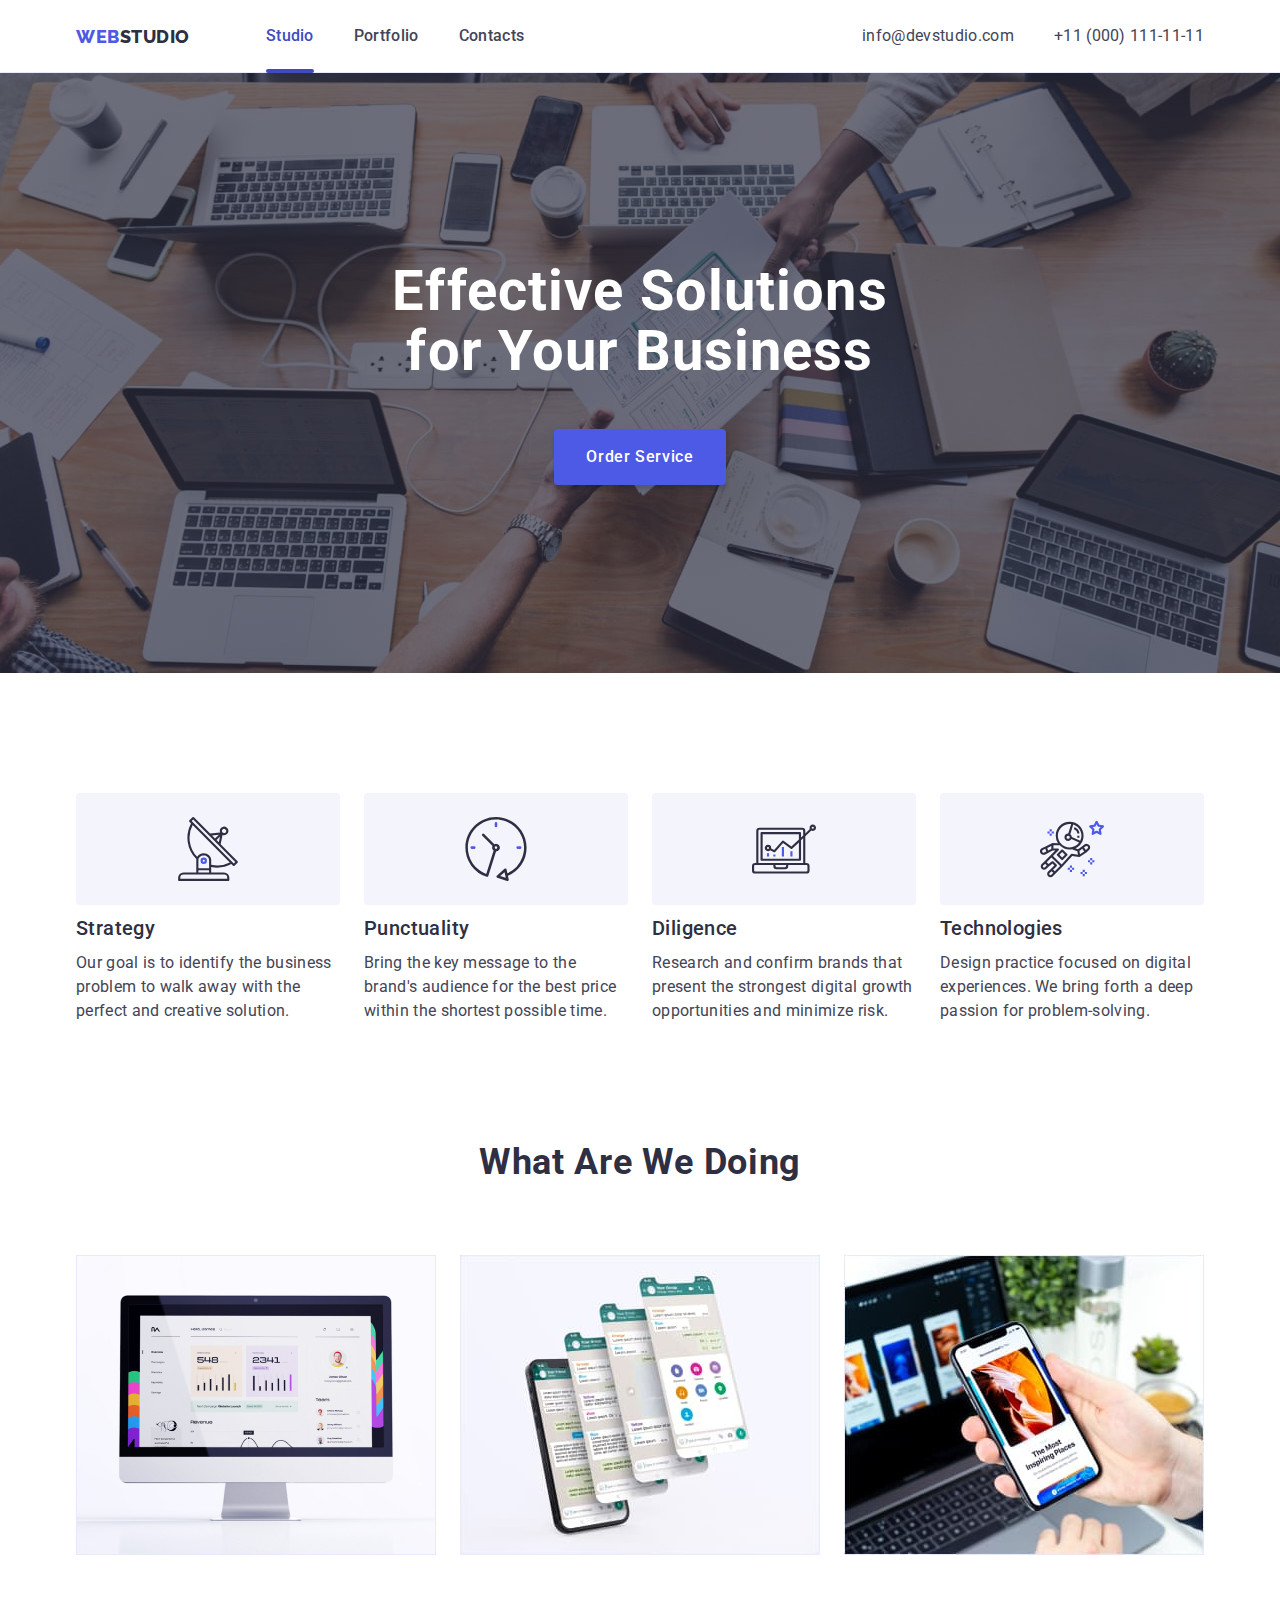
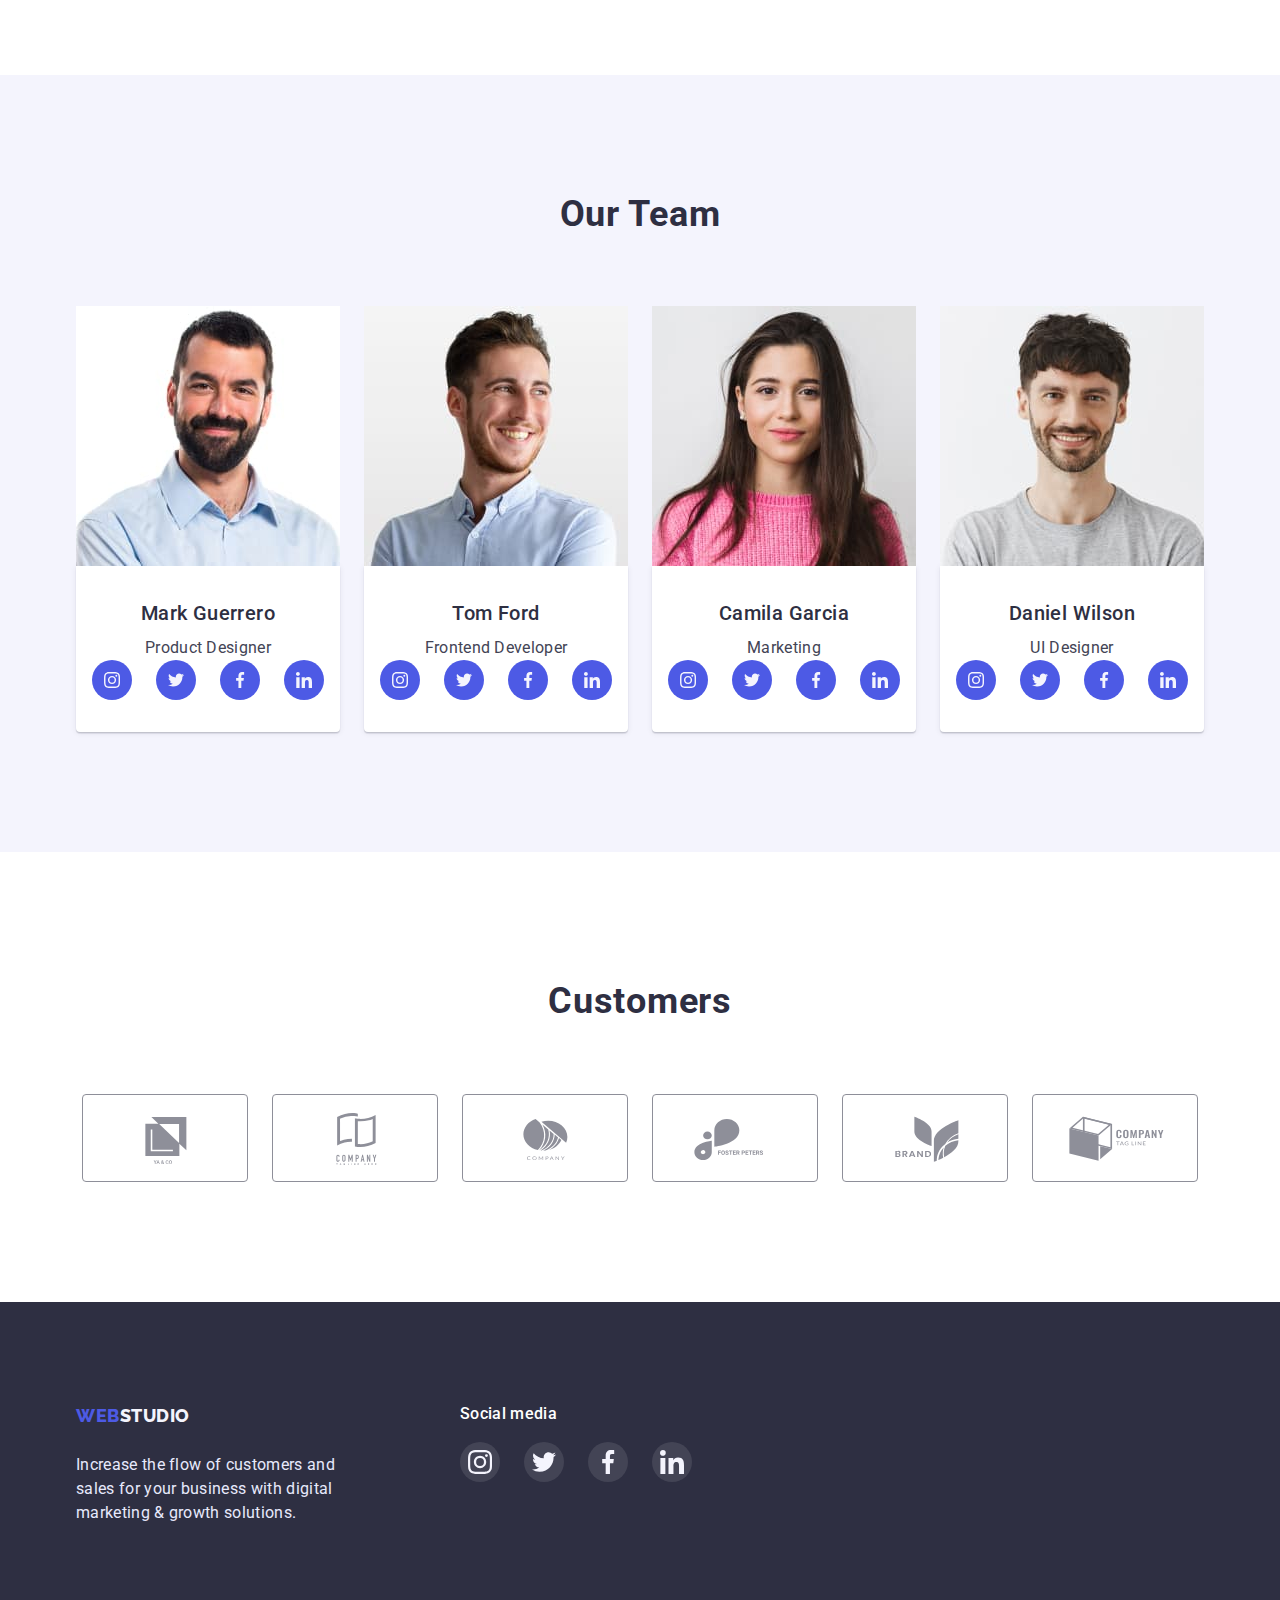
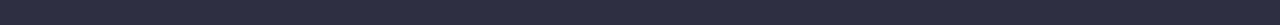
<file: index.html>
<!DOCTYPE html>
<html lang="en">
  <head>
    <meta charset="UTF-8" />
    <meta http-equiv="X-UA-Compatible" content="IE=edge" />
    <meta name="viewport" content="width=device-width, initial-scale=1.0" />
    <title>Document</title>
    <!--fonts-->
    <link
      href="https://fonts.googleapis.com/css2?family=Raleway:wght@800&family=Roboto:wght@400;500;700;900&display=swap"
      rel="stylesheet"
    />
    <!--modern normalize-->
    <link
      rel="stylesheet"
      href="https://cdn.jsdelivr.net/npm/modern-normalize@1.1.0/modern-normalize.min.css"
    />
    <!--custom styles-->
    <link rel="stylesheet" href="./css/styles.css" />
  </head>

  <body>
    <!--Header-->
    <header class="header">
      <div class="header-container container">
        <a class="logo" href="./index.html"
          >web<span class="logo-dark">studio</span></a
        >
        <nav class="navigation">
          <ul class="navigation-list">
            <li class="navigation-item">
              <a class="navigation-link current" href="./index.html">Studio</a>
            </li>
            <li class="navigation-item">
              <a class="navigation-link" href="./portfolio.html">Portfolio</a>
            </li>
            <li class="navigation-item">
              <a class="navigation-link" href="#">Contacts</a>
            </li>
          </ul>
        </nav>
        <div class="contact-box">
          <ul class="contact-list">
            <li class="contact-item">
              <a class="contact-link" href="mailto:info@devstudio.com"
                >info@devstudio.com</a
              >
            </li>
            <li class="contacts-item">
              <a class="contact-link" href="tel:+110001111111"
                >+11 (000) 111-11-11</a
              >
            </li>
          </ul>
        </div>
      </div>
    </header>

    <main>
      <!--Order-->
      <section class="order">
        <div class="order-box container">
          <h1 class="heading-primary order-h">
            Effective Solutions<br />
            for Your Business
          </h1>
          <button type="button" class="btn btn-hero" data-modal-open>
            Order Service
          </button>
        </div>
      </section>

      <!--About-->
      <section class="about">
        <div class="container">
          <h2 hidden class="heading-secondary">features</h2>
          <ul class="about-list card-set">
            <li class="about-item card-set-item">
              <svg class="about-icon" width="64" height="64">
                <use href="./images/icons.svg#icon-antenna"></use>
              </svg>
              <h3 class="heading-tertiary">Strategy</h3>
              <p class="paragraph">
                Our goal is to identify the business problem to walk away with
                the perfect and creative solution.
              </p>
            </li>
            <li class="about-item card-set-item">
              <svg class="about-icon" width="64" height="64">
                <use href="./images/icons.svg#icon-clock"></use>
              </svg>
              <h3 class="heading-tertiary">Punctuality</h3>
              <p class="paragraph">
                Bring the key message to the brand's audience for the best price
                within the shortest possible time.
              </p>
            </li>
            <li class="about-item card-set-item">
              <svg class="about-icon" width="64" height="64">
                <use href="./images/icons.svg#icon-diagram"></use>
              </svg>
              <h3 class="heading-tertiary">Diligence</h3>
              <p class="paragraph">
                Research and confirm brands that present the strongest digital
                growth opportunities and minimize risk.
              </p>
            </li>
            <li class="about-item card-set-item">
              <svg class="about-icon" width="64" height="64">
                <use href="./images/icons.svg#icon-astronaut"></use>
              </svg>
              <h3 class="heading-tertiary">Technologies</h3>
              <p class="paragraph">
                Design practice focused on digital experiences. We bring forth a
                deep passion for problem-solving.
              </p>
            </li>
          </ul>
        </div>
      </section>

      <!--What are we doing-->
      <section class="doing">
        <div class="container">
          <h2 class="heading-secondary">What are we doing</h2>
          <ul class="doing-list card-set">
            <li class="doing-item card-set-item">
              <img
                src="./images/hero.images/monitor.jpg"
                alt="monitor"
                width="360"
                height="300"
                class="doing-img"
              />
            </li>
            <li class="doing-item card-set-item">
              <img
                src="./images/hero.images/phone.jpg"
                alt="phone"
                width="360"
                height="300"
                class="doing-img"
              />
            </li>
            <li class="doing-item card-set-item">
              <img
                src="./images/hero.images/laptope.jpg"
                alt="laptope"
                width="360"
                height="300"
                class="doing-img"
              />
            </li>
          </ul>
        </div>
      </section>

      <!--Team-->
      <section class="team">
        <div class="container">
          <h2 class="heading-secondary">Our Team</h2>
          <ul class="team-list card-set">
            <li class="team-item card-set-item">
              <img
                src="./images/hero.images/mark.jpg"
                alt="Mark"
                width="264"
                height="260"
                class="team-img"
              />
              <div class="team-wrapper">
                <h3 class="heading-tertiary">Mark Guerrero</h3>
                <p class="paragraph">Product Designer</p>
                <ul class="socials list">
                  <li class="socials-item">
                    <a
                      class="socials-link link"
                      href="https://www.instagram.com/"
                      aria-label="Instagram"
                      target="_blank"
                      rel="noopener noreferrer"
                    >
                      <svg class="socials-icon" width="16" height="16">
                        <use
                          href="./images/icons.svg#icon-instagram"
                        ></use></svg
                    ></a>
                  </li>
                  <li class="socials-item">
                    <a
                      class="socials-link link"
                      href="https://twitter.com/"
                      aria-label="Twitter"
                      target="_blank"
                      rel="noopener noreferrer"
                    >
                      <svg class="socials-icon" width="16" height="16">
                        <use href="./images/icons.svg#icon-twitter"></use></svg
                    ></a>
                  </li>
                  <li class="socials-item">
                    <a
                      class="socials-link link"
                      href="https://www.facebook.com/"
                      aria-label="Facebook"
                      target="_blank"
                      rel="noopener noreferrer"
                    >
                      <svg class="socials-icon" width="16" height="16">
                        <use href="./images/icons.svg#icon-facebook"></use></svg
                    ></a>
                  </li>
                  <li class="socials-item">
                    <a
                      class="socials-link link"
                      href="https://www.linkedin.com/"
                      aria-label="Linkedin"
                      target="_blank"
                      rel="noopener noreferrer"
                    >
                      <svg class="socials-icon" width="16" height="16">
                        <use href="./images/icons.svg#icon-linkedin"></use></svg
                    ></a>
                  </li>
                </ul>
              </div>
            </li>
            <li class="team-item card-set-item">
              <img
                src="./images/hero.images/tom.jpg"
                alt="Tom"
                width="264"
                height="260"
                class="team-img"
              />
              <div class="team-wrapper">
                <h3 class="heading-tertiary">Tom Ford</h3>
                <p class="paragraph">Frontend Developer</p>
                <ul class="socials list">
                  <li class="socials-item">
                    <a
                      class="socials-link link"
                      href="https://www.instagram.com/"
                      aria-label="Instagram"
                      target="_blank"
                      rel="noopener noreferrer"
                    >
                      <svg class="socials-icon" width="16" height="16">
                        <use
                          href="./images/icons.svg#icon-instagram"
                        ></use></svg
                    ></a>
                  </li>
                  <li class="socials-item">
                    <a
                      class="socials-link link"
                      href="https://twitter.com/"
                      aria-label="Twitter"
                      target="_blank"
                      rel="noopener noreferrer"
                    >
                      <svg class="socials-icon" width="16" height="16">
                        <use href="./images/icons.svg#icon-twitter"></use></svg
                    ></a>
                  </li>
                  <li class="socials-item">
                    <a
                      class="socials-link link"
                      href="https://www.facebook.com/"
                      aria-label="Facebook"
                      target="_blank"
                      rel="noopener noreferrer"
                    >
                      <svg class="socials-icon" width="16" height="16">
                        <use href="./images/icons.svg#icon-facebook"></use></svg
                    ></a>
                  </li>
                  <li class="socials-item">
                    <a
                      class="socials-link link"
                      href="https://www.linkedin.com/"
                      aria-label="Linkedin"
                      target="_blank"
                      rel="noopener noreferrer"
                    >
                      <svg class="socials-icon" width="16" height="16">
                        <use href="./images/icons.svg#icon-linkedin"></use></svg
                    ></a>
                  </li>
                </ul>
              </div>
            </li>
            <li class="team-item card-set-item">
              <img
                src="./images/hero.images/camila.jpg"
                alt="Camila"
                width="264"
                height="260"
                class="team-img"
              />
              <div class="team-wrapper">
                <h3 class="heading-tertiary">Camila Garcia</h3>
                <p class="paragraph">Marketing</p>
                <ul class="socials list">
                  <li class="socials-item">
                    <a
                      class="socials-link link"
                      href="https://www.instagram.com/"
                      aria-label="Instagram"
                      target="_blank"
                      rel="noopener noreferrer"
                    >
                      <svg class="socials-icon" width="16" height="16">
                        <use
                          href="./images/icons.svg#icon-instagram"
                        ></use></svg
                    ></a>
                  </li>
                  <li class="socials-item">
                    <a
                      class="socials-link link"
                      href="https://twitter.com/"
                      aria-label="Twitter"
                      target="_blank"
                      rel="noopener noreferrer"
                    >
                      <svg class="socials-icon" width="16" height="16">
                        <use href="./images/icons.svg#icon-twitter"></use></svg
                    ></a>
                  </li>
                  <li class="socials-item">
                    <a
                      class="socials-link link"
                      href="https://www.facebook.com/"
                      aria-label="Facebook"
                      target="_blank"
                      rel="noopener noreferrer"
                    >
                      <svg class="socials-icon" width="16" height="16">
                        <use href="./images/icons.svg#icon-facebook"></use></svg
                    ></a>
                  </li>
                  <li class="socials-item">
                    <a
                      class="socials-link link"
                      href="https://www.linkedin.com/"
                      aria-label="Linkedin"
                      target="_blank"
                      rel="noopener noreferrer"
                    >
                      <svg class="socials-icon" width="16" height="16">
                        <use href="./images/icons.svg#icon-linkedin"></use></svg
                    ></a>
                  </li>
                </ul>
              </div>
            </li>
            <li class="team-item card-set-item">
              <img
                src="./images/hero.images/daniel.jpg"
                alt="Daniel"
                width="264"
                height="260"
                class="team-img"
              />
              <div class="team-wrapper">
                <h3 class="heading-tertiary">Daniel Wilson</h3>
                <p class="paragraph">UI Designer</p>
                <ul class="socials list">
                  <li class="socials-item">
                    <a
                      class="socials-link link"
                      href="https://www.instagram.com/"
                      aria-label="Instagram"
                      target="_blank"
                      rel="noopener noreferrer"
                    >
                      <svg class="socials-icon" width="16" height="16">
                        <use
                          href="./images/icons.svg#icon-instagram"
                        ></use></svg
                    ></a>
                  </li>
                  <li class="socials-item">
                    <a
                      class="socials-link link"
                      href="https://twitter.com/"
                      aria-label="Twitter"
                      target="_blank"
                      rel="noopener noreferrer"
                    >
                      <svg class="socials-icon" width="16" height="16">
                        <use href="./images/icons.svg#icon-twitter"></use></svg
                    ></a>
                  </li>
                  <li class="socials-item">
                    <a
                      class="socials-link link"
                      href="https://www.facebook.com/"
                      aria-label="Facebook"
                      target="_blank"
                      rel="noopener noreferrer"
                    >
                      <svg class="socials-icon" width="16" height="16">
                        <use href="./images/icons.svg#icon-facebook"></use></svg
                    ></a>
                  </li>
                  <li class="socials-item">
                    <a
                      class="socials-link link"
                      href="https://www.linkedin.com/"
                      aria-label="Linkedin"
                      target="_blank"
                      rel="noopener noreferrer"
                    >
                      <svg class="socials-icon" width="16" height="16">
                        <use href="./images/icons.svg#icon-linkedin"></use></svg
                    ></a>
                  </li>
                </ul>
              </div>
            </li>
          </ul>
        </div>
      </section>

      <!--Customers-->
      <section class="customers">
        <div class="container">
          <h2 class="heading-secondary">Customers</h2>
          <ul class="customers-list list">
            <li class="customers-item">
              <a
                class="customers-link link"
                href="#"
                aria-label="logo-1"
                target="_blank"
                rel="noopener noreferrer"
              >
                <svg class="customers-icon" width="104" height="56">
                  <use href="./images/icons.svg#icon-logo-1"></use></svg
              ></a>
            </li>
            <li class="customers-item">
              <a
                class="customers-link link"
                href="#"
                aria-label="logo-2"
                target="_blank"
                rel="noopener noreferrer"
              >
                <svg class="customers-icon" width="104" height="56">
                  <use href="./images/icons.svg#icon-logo-2"></use></svg
              ></a>
            </li>
            <li class="customers-item">
              <a
                class="customers-link link"
                href="#"
                aria-label="logo-3"
                target="_blank"
                rel="noopener noreferrer"
              >
                <svg class="customers-icon" width="104" height="56">
                  <use href="./images/icons.svg#icon-logo-3"></use></svg
              ></a>
            </li>
            <li class="customers-item">
              <a
                class="customers-link link"
                href="#"
                aria-label="logo-4"
                target="_blank"
                rel="noopener noreferrer"
              >
                <svg class="customers-icon" width="104" height="56">
                  <use href="./images/icons.svg#icon-logo-4"></use></svg
              ></a>
            </li>
            <li class="customers-item">
              <a
                class="customers-link link"
                href="#"
                aria-label="logo-5"
                target="_blank"
                rel="noopener noreferrer"
              >
                <svg class="customers-icon" width="104" height="56">
                  <use href="./images/icons.svg#icon-logo-5"></use></svg
              ></a>
            </li>
            <li class="customers-item">
              <a
                class="customers-link link"
                href="#"
                aria-label="logo-6"
                target="_blank"
                rel="noopener noreferrer"
              >
                <svg class="customers-icon" width="104" height="56">
                  <use href="./images/icons.svg#icon-logo-6"></use></svg
              ></a>
            </li>
          </ul>
        </div>
      </section>
    </main>

    <!--footer-->
    <footer class="footer">
      <div class="footer-wrapper container">
        <div class="footer-box">
          <a class="logo footer-logo" href="./index.html"
            >web<span class="logo-light">studio</span></a
          >
          <p class="paragraph paragraph-footer">
            Increase the flow of customers and sales for your business with
            digital marketing & growth solutions.
          </p>
        </div>
        <div class="footer-social">
          <h3 class="paragraph paragrapf-socials">Social media</h3>
          <ul class="socials list">
            <li class="socials-item">
              <a
                class="socials-link-footer socials-link link"
                href="https://www.instagram.com/"
                aria-label="Instagram"
                target="_blank"
                rel="noopener noreferrer"
              >
                <svg class="socials-icon" width="24" height="24">
                  <use href="./images/icons.svg#icon-instagram"></use>
                </svg>
              </a>
            </li>
            <li class="socials-item">
              <a
                class="socials-link-footer socials-link link"
                href="https://twitter.com/"
                aria-label="Twitter"
                target="_blank"
                rel="noopener noreferrer"
              >
                <svg class="socials-icon" width="24" height="24">
                  <use href="./images/icons.svg#icon-twitter"></use>
                </svg>
              </a>
            </li>
            <li class="socials-item">
              <a
                class="socials-link-footer socials-link link"
                href="https://www.facebook.com/"
                aria-label="Facebook"
                target="_blank"
                rel="noopener noreferrer"
              >
                <svg class="socials-icon" width="24" height="24">
                  <use href="./images/icons.svg#icon-facebook"></use>
                </svg>
              </a>
            </li>
            <li class="socials-item">
              <a
                class="socials-link-footer socials-link link"
                href="https://www.linkedin.com/"
                aria-label="Linkedin"
                target="_blank"
                rel="noopener noreferrer"
              >
                <svg class="socials-icon" width="24" height="24">
                  <use href="./images/icons.svg#icon-linkedin"></use></svg
              ></a>
            </li>
          </ul>
        </div>
      </div>
    </footer>

    <div class="backdrop is-hidden" data-modal>
      <div class="modal">
        <button class="modal-btn" type="button" data-modal-close>
          <svg class="customers-icon" width="8" height="8">
            <use href="./images/icons.svg#icon-cross"></use>
          </svg>
        </button>
      </div>
    </div>

    <script src="./js/modal.js"></script>
  </body>
</html>
</file>
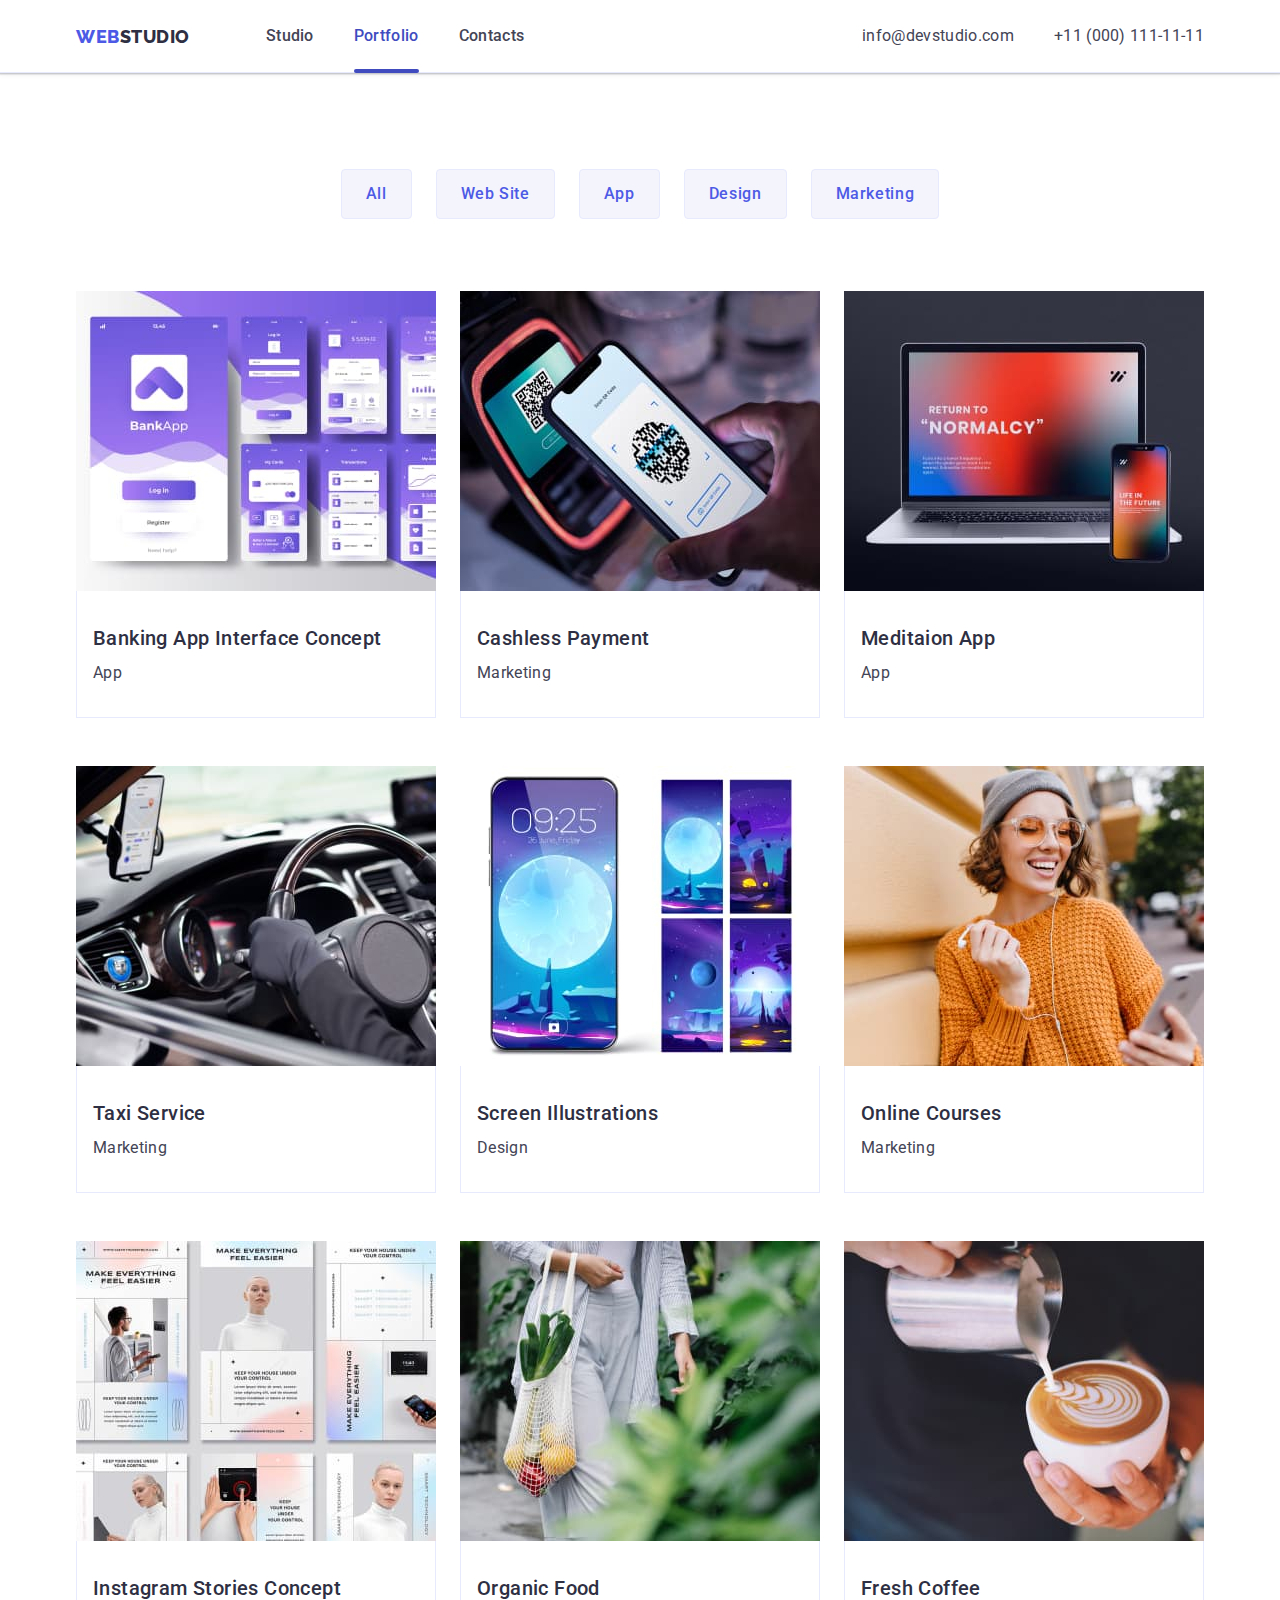
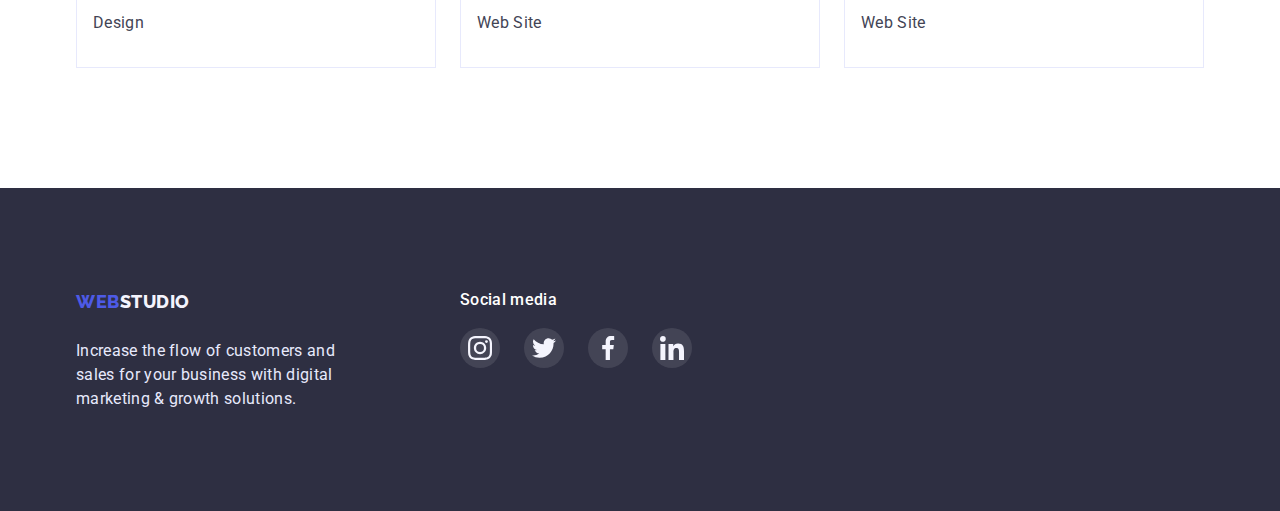
<file: portfolio.html>
<!DOCTYPE html>
<html lang="en">
  <head>
    <meta charset="UTF-8" />
    <meta http-equiv="X-UA-Compatible" content="IE=edge" />
    <meta name="viewport" content="width=device-width, initial-scale=1.0" />
    <title>Document</title>
    <!--fonts-->
    <link
      href="https://fonts.googleapis.com/css2?family=Raleway:wght@800&family=Roboto:wght@400;500;700;900&display=swap"
      rel="stylesheet"
    />
    <!--modern normalize-->
    <link
      rel="stylesheet"
      href="https://cdn.jsdelivr.net/npm/modern-normalize@1.1.0/modern-normalize.min.css"
    />
    <!--custom styles-->
    <link rel="stylesheet" href="./css/styles.css" />
  </head>

  <body>
    <!--Header-->
    <header class="header">
      <div class="header-container container">
        <a class="logo" href="./index.html"
          >web<span class="logo-dark">studio</span></a
        >
        <nav class="navigation">
          <ul class="navigation-list">
            <li class="navigation-item">
              <a class="navigation-link" href="./index.html">Studio</a>
            </li>
            <li class="navigation-item">
              <a class="navigation-link current" href="./portfolio.html"
                >Portfolio</a
              >
            </li>
            <li class="navigation-item">
              <a class="navigation-link" href="#">Contacts</a>
            </li>
          </ul>
        </nav>
        <div class="contact-box">
          <ul class="contact-list">
            <li class="contact-item">
              <a class="contact-link" href="mailto:info@devstudio.com"
                >info@devstudio.com</a
              >
            </li>
            <li class="contacts-item">
              <a class="contact-link" href="tel:+110001111111"
                >+11 (000) 111-11-11</a
              >
            </li>
          </ul>
        </div>
      </div>
    </header>

    <!--All-->
    <main>
      <!--buttons -->
      <section class="portfolio">
        <div class="container">
          <h1 hidden class="heading-primary visually-hidden">portfolio</h1>
          <ul class="filter">
            <li class="filer-list">
              <button type="button" class="btn btn-light">All</button>
            </li>
            <li class="filter-list">
              <button type="button" class="btn btn-light">Web Site</button>
            </li>
            <li class="filter-list">
              <button type="button" class="btn btn-light">App</button>
            </li>
            <li class="filter-list">
              <button type="button" class="btn btn-light">Design</button>
            </li>
            <li class="filter-list">
              <button type="button" class="btn btn-light">Marketing</button>
            </li>
          </ul>

          <!--Partfolio-->

          <ul class="portfolio-list">
            <li class="portfolio-item">
              <a href="#"
                ><div class="box">
                  <img
                    src="./images/portfolio.images/interface.jpg"
                    alt="interface"
                    width="360"
                    height="300"
                    class="portfolio-img"
                  />
                  <div class="overlay">
                    <p>
                      14 Stylish and User-Friendly App Design Concepts · Task
                      Manager App · Calorie Tracker App · Exotic Fruit Ecommerce
                      App · Cloud Storage App
                    </p>
                  </div>
                </div>
                <div class="portfolio-wrapper">
                  <h2 class="heading-tertiary">
                    Banking App Interface Concept
                  </h2>
                  <p class="paragraph">App</p>
                </div></a
              >
            </li>
            <li class="portfolio-item">
              <a href="#"
                ><div class="box">
                  <img
                    src="./images/portfolio.images/payment.jpg"
                    alt="payment"
                    width="360"
                    height="300"
                    class="portfolio-img"
                  />
                  <div class="overlay">
                    <p>
                      14 Stylish and User-Friendly App Design Concepts · Task
                      Manager App · Calorie Tracker App · Exotic Fruit Ecommerce
                      App · Cloud Storage App
                    </p>
                  </div>
                </div>
                <div class="portfolio-wrapper">
                  <h2 class="heading-tertiary">Cashless Payment</h2>
                  <p class="paragraph">Marketing</p>
                </div></a
              >
            </li>
            <li class="portfolio-item">
              <a href="#"
                ><div class="box">
                  <img
                    src="./images/portfolio.images/maditation.jpg"
                    alt="maditation"
                    width="360"
                    height="300"
                    class="portfolio-img"
                  />
                  <div class="overlay">
                    <p>
                      14 Stylish and User-Friendly App Design Concepts · Task
                      Manager App · Calorie Tracker App · Exotic Fruit Ecommerce
                      App · Cloud Storage App
                    </p>
                  </div>
                </div>
                <div class="portfolio-wrapper">
                  <h2 class="heading-tertiary">Meditaion App</h2>
                  <p class="paragraph">App</p>
                </div></a
              >
            </li>
            <li class="portfolio-item">
              <a href="#"
                ><div class="box">
                  <img
                    src="./images/portfolio.images/taxi.jpg"
                    alt="taxi"
                    width="360"
                    height="300"
                    class="portfolio-img"
                  />
                  <div class="overlay">
                    <p>
                      14 Stylish and User-Friendly App Design Concepts · Task
                      Manager App · Calorie Tracker App · Exotic Fruit Ecommerce
                      App · Cloud Storage App
                    </p>
                  </div>
                </div>
                <div class="portfolio-wrapper">
                  <h2 class="heading-tertiary">Taxi Service</h2>
                  <p class="paragraph">Marketing</p>
                </div></a
              >
            </li>
            <li class="portfolio-item">
              <a href="#"
                ><div class="box">
                  <img
                    src="./images/portfolio.images/screen.jpg"
                    alt="screen"
                    width="360"
                    height="300"
                    class="portfolio-img"
                  />
                  <div class="overlay">
                    <p>
                      14 Stylish and User-Friendly App Design Concepts · Task
                      Manager App · Calorie Tracker App · Exotic Fruit Ecommerce
                      App · Cloud Storage App
                    </p>
                  </div>
                </div>
                <div class="portfolio-wrapper">
                  <h2 class="heading-tertiary">Screen Illustrations</h2>
                  <p class="paragraph">Design</p>
                </div></a
              >
            </li>
            <li class="portfolio-item">
              <a href="#"
                ><div class="box">
                  <img
                    src="./images/portfolio.images/courses.jpg"
                    alt="courses"
                    width="360"
                    height="300"
                    class="portfolio-img"
                  />
                  <div class="overlay">
                    <p>
                      14 Stylish and User-Friendly App Design Concepts · Task
                      Manager App · Calorie Tracker App · Exotic Fruit Ecommerce
                      App · Cloud Storage App
                    </p>
                  </div>
                </div>
                <div class="portfolio-wrapper">
                  <h2 class="heading-tertiary">Online Courses</h2>
                  <p class="paragraph">Marketing</p>
                </div></a
              >
            </li>
            <li class="portfolio-item">
              <a href="#"
                ><div class="box">
                  <img
                    src="./images/portfolio.images/instagram.jpg"
                    alt="instagram"
                    width="360"
                    height="300"
                    class="portfolio-img"
                  />
                  <div class="overlay">
                    <p>
                      14 Stylish and User-Friendly App Design Concepts · Task
                      Manager App · Calorie Tracker App · Exotic Fruit Ecommerce
                      App · Cloud Storage App
                    </p>
                  </div>
                </div>
                <div class="portfolio-wrapper">
                  <h2 class="heading-tertiary">Instagram Stories Concept</h2>
                  <p class="paragraph">Design</p>
                </div></a
              >
            </li>
            <li class="portfolio-item">
              <a href="#"
                ><div class="box">
                  <img
                    src="./images/portfolio.images/food.jpg"
                    alt="food"
                    width="360"
                    height="300"
                    class="portfolio-img"
                  />
                  <div class="overlay">
                    <p>
                      14 Stylish and User-Friendly App Design Concepts · Task
                      Manager App · Calorie Tracker App · Exotic Fruit Ecommerce
                      App · Cloud Storage App
                    </p>
                  </div>
                </div>
                <div class="portfolio-wrapper">
                  <h2 class="heading-tertiary">Organic Food</h2>
                  <p class="paragraph">Web Site</p>
                </div></a
              >
            </li>
            <li class="portfolio-item">
              <a href="#"
                ><div class="box">
                  <img
                    src="./images/portfolio.images/coffee.jpg"
                    alt="coffee"
                    width="360"
                    height="300"
                    class="portfolio-img"
                  />
                  <div class="overlay">
                    <p>
                      14 Stylish and User-Friendly App Design Concepts · Task
                      Manager App · Calorie Tracker App · Exotic Fruit Ecommerce
                      App · Cloud Storage App
                    </p>
                  </div>
                </div>
                <div class="portfolio-wrapper">
                  <h2 class="heading-tertiary">Fresh Coffee</h2>
                  <p class="paragraph">Web Site</p>
                </div></a
              >
            </li>
          </ul>
        </div>
      </section>
    </main>

    <!--footer-->
    <footer class="footer">
      <div class="footer-wrapper container">
        <div class="footer-box">
          <a class="logo footer-logo" href="./index.html"
            >web<span class="logo-light">studio</span></a
          >
          <p class="paragraph paragraph-footer">
            Increase the flow of customers and sales for your business with
            digital marketing & growth solutions.
          </p>
        </div>
        <div class="footer-social">
          <h3 class="paragraph paragrapf-socials">Social media</h3>
          <ul class="socials list">
            <li class="socials-item">
              <a
                class="socials-link-footer socials-link link"
                href="https://www.instagram.com/"
                aria-label="Instagram"
                target="_blank"
                rel="noopener noreferrer"
              >
                <svg class="socials-icon" width="24" height="24">
                  <use href="./images/icons.svg#icon-instagram"></use>
                </svg>
              </a>
            </li>
            <li class="socials-item">
              <a
                class="socials-link-footer socials-link link"
                href="https://twitter.com/"
                aria-label="Twitter"
                target="_blank"
                rel="noopener noreferrer"
              >
                <svg class="socials-icon" width="24" height="24">
                  <use href="./images/icons.svg#icon-twitter"></use>
                </svg>
              </a>
            </li>
            <li class="socials-item">
              <a
                class="socials-link-footer socials-link link"
                href="https://www.facebook.com/"
                aria-label="Facebook"
                target="_blank"
                rel="noopener noreferrer"
              >
                <svg class="socials-icon" width="24" height="24">
                  <use href="./images/icons.svg#icon-facebook"></use>
                </svg>
              </a>
            </li>
            <li class="socials-item">
              <a
                class="socials-link-footer socials-link link"
                href="https://www.linkedin.com/"
                aria-label="Linkedin"
                target="_blank"
                rel="noopener noreferrer"
              >
                <svg class="socials-icon" width="24" height="24">
                  <use href="./images/icons.svg#icon-linkedin"></use></svg
              ></a>
            </li>
          </ul>
        </div>
      </div>
    </footer>
    <script src="./js/modal.js"></script>
  </body>
</html>
</file>
<file: css/styles.css>
:root {
    --brand-color:#4D5AE5;
    --dark-color:#2E2F42;
    --success-color:#31D0AA;
    --text-color:#434455;
    --subtle-text-color:#8E8F99;
    --accent-color:#E7E9FC;
    --light-color:#F4F4FD;
    --white-color:#FFFFFF;
    --black-color:#000000;
    --hover-link:#404BBF;

    /*Others*/
    --radius:;
    --indent: 24px;
    --items: 3;
    --anim-slow: 250ms cubic-bezier(0.4, 0, 0.2, 1);
    /*  */
}

body {
font-family:'roboto',sans-serif;
color:var(--text-color)
}

a {
    text-decoration: none;
}
ul {
    list-style: none;
    padding: 0 0;
    margin: 0 0;
}
img {
    display: block;
    max-width: 100%;
    height: auto ;
}
h1,
h2,
h3,
h4,
h5,
h6,
p {
    margin: 0;
    padding: 0;
}
/*universal class*/
.container {
    width: 1158px;
    margin-left: auto;
    margin-right: auto;
    padding: 0 15px;
    /*utline: 2px solid red;
    outline-offset: -2px;*/
}
.card-set {
display: flex;
flex-wrap: wrap;

gap: var(--indent);
}
.card-set-item {
    flex-basis: calc((100% - (var(--indent) * (var(--items) - 1))) / var(--items));
}

/*Heading and paragraf*/
.heading-primary {
    font-size: 56px;
    line-height: 60px;
    font-weight: 700px;
    letter-spacing: 0.02em;
    color: white;
    margin-bottom: 48px;
}
.heading-secondary {

    font-weight: 700;
    font-size: 36px;
    line-height: 1.1;
    text-align: center;
    letter-spacing: 0.02em;
    text-transform: capitalize;
    color: var(--dark-color);
    margin-bottom: 72px;
}
.heading-tertiary {
    font-weight: 500;
    font-size: 20px;
    line-height: 1.5;
    letter-spacing: 0.02em;
    color: var(--dark-color);
    flex: none;
   
    
}

.paragraph {
    font-size: 16px;
    line-height: 1.5;
    letter-spacing: 0.02em;
    flex: none;
    order: 1;
    color: var(--text-color);
    margin-top: 8px;
}


/*header*/

.header { 
    background-color: var(--white-color);
    border-bottom: 1px solid;
    border-color: #E7E9FC;
    box-shadow: 0px 2px 1px rgba(46, 47, 66, 0.08), 0px 1px 1px rgba(46, 47, 66, 0.16), 0px 1px 6px rgba(46, 47, 66, 0.08);
}

.header-container {
    display: flex;
    align-items: center;

}

/*Logo-header*/
.logo {
    text-transform: uppercase;
    font-family: 'raleway';
    font-size: 18px;
    font-weight: 800;
    line-height: 1.5;
    letter-spacing: 0.03em;
    margin-right: 76px;
    color: var(--brand-color)
}

.logo-dark {
    color: var(--dark-color)
}

.navigation {
    margin-right: auto;
}



.navigation-list,
.contact-list {
    display: flex;
    gap: 40px;
}


.navigation-link,
.contact-link {
    position: relative;
    display: block;
    padding: 24px 0;
}

 .navigation-link {
    font-weight: 500;
    font-size: 16px;
    line-height: 1.5;
    letter-spacing: 0.02em;
    color:var(--dark-color)
    transition-property: color;
    transition-duration: 250ms;
    transition-timing-function: cubic-bezier(0.4, 0, 0.2, 1);
 }

 .navigation-link.current {
    color: var(--hover-link);
 }

 .navigation-link.current::after {
    content: "";
    position: absolute;
    bottom: -1px;
   

    display: block;
    width: 100%;
    height: 4px;
    
    background-color: var(--hover-link);
    border-radius: 2px;
    
 }

 .navigation-link:hover,
 .navigation-link:focus {
    color: var(--brand-color)
 }



 .contact-box {
    display: flex;
    align-items: center;
 }

    
 

.contact-link {
    font-weight: 400;
    font-size: 16px;
    line-height: 1.5;
    letter-spacing: 0.02em;
    color: #434455;
    transition-property: color;
    transition-duration: 250ms;
    transition-timing-function: cubic-bezier(0.4, 0, 0.2, 1);
}
.contact-link:hover,
.contact-link:focus {
    color: var(--brand-color)
}



/*Order*/

.order{
    padding: 188px 0;
    /* background: #2E2F42; */
    background-image: linear-gradient(rgba(46, 47, 66, 0.7), rgba(46, 47, 66, 0.7)), url('../images/bg.images/people-office.jpg');
    background-repeat: no-repeat;
    background-size: cover;
    background-position: center;
    max-width: 1440px;
    margin-right: auto;
    margin-left: auto;
}
.order-box { 
    display: flex;
    flex-direction: column;
    align-items: center;
    text-align: center;
}



.btn {
    display: flex;
    align-items: center;
    font-family: 'roboto';
    font-weight: 500;
    font-size: 16px;
    line-height: 1.5;
    letter-spacing: 0.04em;
    align-items: flex-start;
    border-radius: 4px;
    border: none;
    cursor: pointer;
    color: white;
}


.btn-hero {
    background: #4D5AE5;
    padding: 16px 32px;
    gap: 10px;
    background: var(--brand-color);
    box-shadow: 0px 4px 4px rgba(0, 0, 0, 0.15);
    transition-property: background-color, box-shadow, color;
    transition-duration: 250ms;
    transition-timing-function: cubic-bezier(0.4, 0, 0.2, 1);
}

.btn-hero:hover,
.btn-hero:focus {
    box-shadow: 0px 1px 6px rgba(46, 47, 66, 0.08), 0px 1px 1px rgba(46, 47, 66, 0.16), 0px 2px 1px rgba(46, 47, 66, 0.08);
    background-color: var(--hover-link);
}


/* section about*/

.about {
    padding: 120px 0;
}
.about-list {
    --items: 4;
    

}

.about-icon {
    display: flex;
    justify-content: center;
    align-items: center;
    background-color: var(--light-color);
    border-radius: 4px;
    padding: 24px 100px;
    width: 264px;
    height: 112px;
    margin-bottom: 8px;
}



/* section doing*/
.doing {
    padding-bottom: 120px;
}
.doing-list {
    --items: 3;
}


/*Team*/
.team {
    background: var(--light-color);
    padding: 120px 0;
}
.team-list {
    --items: 4;
}
.team-wrapper {
    text-align: center;
    padding: 32px 16px;
    background: var(--white-color);
        box-shadow: 0px 1px 6px rgba(46, 47, 66, 0.08), 0px 1px 1px rgba(46, 47, 66, 0.16), 0px 2px 1px rgba(46, 47, 66, 0.08);
        border-radius: 0px 0px 4px 4px;
}

.socials {
    display: flex;
    justify-content: center;
    gap: 24px;
}

.socials-link {
    display: flex;
    align-items: center;
    justify-content: center;
    width: 40px;
    height: 40px;
    background-color: var(--brand-color);
    border-radius: 50%;
    transition-property: background-color;
        transition-duration: 250ms;
        transition-timing-function: cubic-bezier(0.4, 0, 0.2, 1);
}
.socials-icon {
    fill: var(--light-color);
}
.socials-link:hover,
.socials-link:focus {
    background-color: var(--hover-link);
}

/*Customers*/
.customers {
    padding: 130px 0 120px;
}

.customers-list {
    display: flex;
    justify-content: center;
    gap: 24px;
}

.customers-link {
    display: flex;
    align-items: center;
    justify-content: center;
    width: 166px;
    height: 88px;
    border: 1px solid var(--subtle-text-color);
    border-radius: 4px;
    fill: var(--subtle-text-color);
    transition-property: border, fill;
        transition-duration: 250ms;
        transition-timing-function: cubic-bezier(0.4, 0, 0.2, 1);
}

.customers-link:hover,
.customers-link:focus {
    border: 1px solid var(--hover-link);
    fill: var(--hover-link);

}


/*partfolio*/


/*filter*/

.filter {
    display: flex;
    flex-direction: row;
    justify-content: center;
    align-items: flex-start;
    gap: var(--indent);
    margin-bottom: 72px;
}

.btn-light {
    background: #F4F4FD;
    color: var(--brand-color);
    /* box-shadow: 0px 4px 4px rgba(0, 0, 0, 0.15); */
    border: 1px solid #E7E9FC;
    border-radius: 4px;
    padding: 12px 24px;
    transition-property: background-color, box-shadow, color, border-color;
    transition-duration: 250ms;
    transition-timing-function: cubic-bezier(0.4, 0,0.2, 1);
}   

.btn-light:hover,
.btn-light:focus {
    background: var(--hover-link);
    color: white;
    border-color: var(--hover-link);
    box-shadow: 0px 3px 1px rgba(0, 0, 0, 0.1), 0px 2px 1px rgba(0, 0, 0, 0.08), 0px 2px 2px rgba(0, 0, 0, 0.12);
}


/*Partfolio BOX*/
.portfolio {
    padding-top: 96px;
    padding-bottom: 120px;
}
.portfolio-list {
    display: flex;
    flex-wrap: wrap;
    gap: var(--indent);
    row-gap: 48px;
}

.box {
    position: relative;
    overflow: hidden;

    /* width: 360px;
    height: 300px; */
}

.portfolio-item {
    transition-property: transform, box-shadow;
    transition-duration: 250ms;
    transition-timing-function: cubic-bezier(0.4, 0, 0.2,1);

}
.overlay {
    position: absolute;
    top: 0;
    left: 0;
    width: 100%;
    height: 100%;
    background-color: var(--brand-color);

    transform: translateY(100%);
    transition: transform 250ms ease
    
}
.overlay > p {
    color: var(--light-color);
    padding: 40px 32px;
    margin: 0;
    font-size: 16px;
    line-height: 1.5;
    letter-spacing: 0.02em;
}
.portfolio-item:hover .overlay {
    transform: translateY(0);
}

.portfolio-item:hover,
.portfolio-item:focus {
box-shadow: 0px 1px 6px rgba(46, 47, 66, 0.08);
}


.portfolio-wrapper {
    padding-top: 32px;
    padding-bottom: 32px;
    padding-left: 16px;

    border: 1px solid var(--accent-color);
    border-top: none;
}






/*footer*/

.footer {
    background: var(--dark-color);
    padding: 100px 0;
}

.footer-wrapper {
    display: flex;
    gap: 120px;
}



/*Logo Footer*/
.logo-light {
    color: var(--light-color);
}

.paragraph-footer {
    max-width: 264px;
    padding-top: 16px;
    color: var(--accent-color);
}
.socials-link-footer {
    background-color: rgba(255, 255, 255, 0.1);
}
.paragrapf-socials{
    color: white;
    font-weight: 500;
    margin-bottom: 16px;
    margin-top: 0;
}

.socials-link-footer:hover,
.socials-link-footer:focus {
    background-color: #31D0AA;
}


/* Modal window */

.backdrop {
    position: fixed;
    top: 0;
    left: 0;
    z-index: 10;
    width: 100%;
    height: 100%;

    background-color: rgba(46, 47, 66, 0.4);;
}
.backdrop.is-hidden {
    opacity: 0;
    visibility: hidden;
    pointer-events: none;
    transition: opacity 250ms, visibility 250ms;
}
.modal {
    position: absolute;
    top: 50%;
    left: 50%;
    transform: translateX(-50%) translateY(-50% );

    background-color: #FCFCFC;
    width: 408px;
    height: 576px;
    box-shadow: 0px 1px 1px rgba(0, 0, 0, 0.14), 0px 1px 3px rgba(0, 0, 0, 0.12), 0px 2px 1px rgba(0, 0, 0, 0.2);
    border-radius: 4px;

    transition: transform var(--anim-slow),
    opacity var(--anim-slow);
    
}
.backdrop.is-hidden .modal {
transform: translateX(-50%) translateY(-75%);
opacity: 1;

transition-delay: 200ms;
}


.modal-btn {
    display: flex;
    align-items: center;
    justify-content: center;

    position: absolute;
    top: 24px;
    right: 24px;
    width: 24px;
    height: 24px;

    background-color: #E7E9FC;
    border: 1px solid rgba(0, 0, 0, 0.1);
    border-radius: 50%;
    transition-property: background-color, fill;
    transition-duration: 250ms;
    transition-timing-function: cubic-bezier(0.4, 0, 0.2, 1);
}
.modal-btn:hover,
.modal-btn:focus {
background-color: var(--hover-link);
fill: var(--white-color);
}
.modal-icon {

}
</file>
